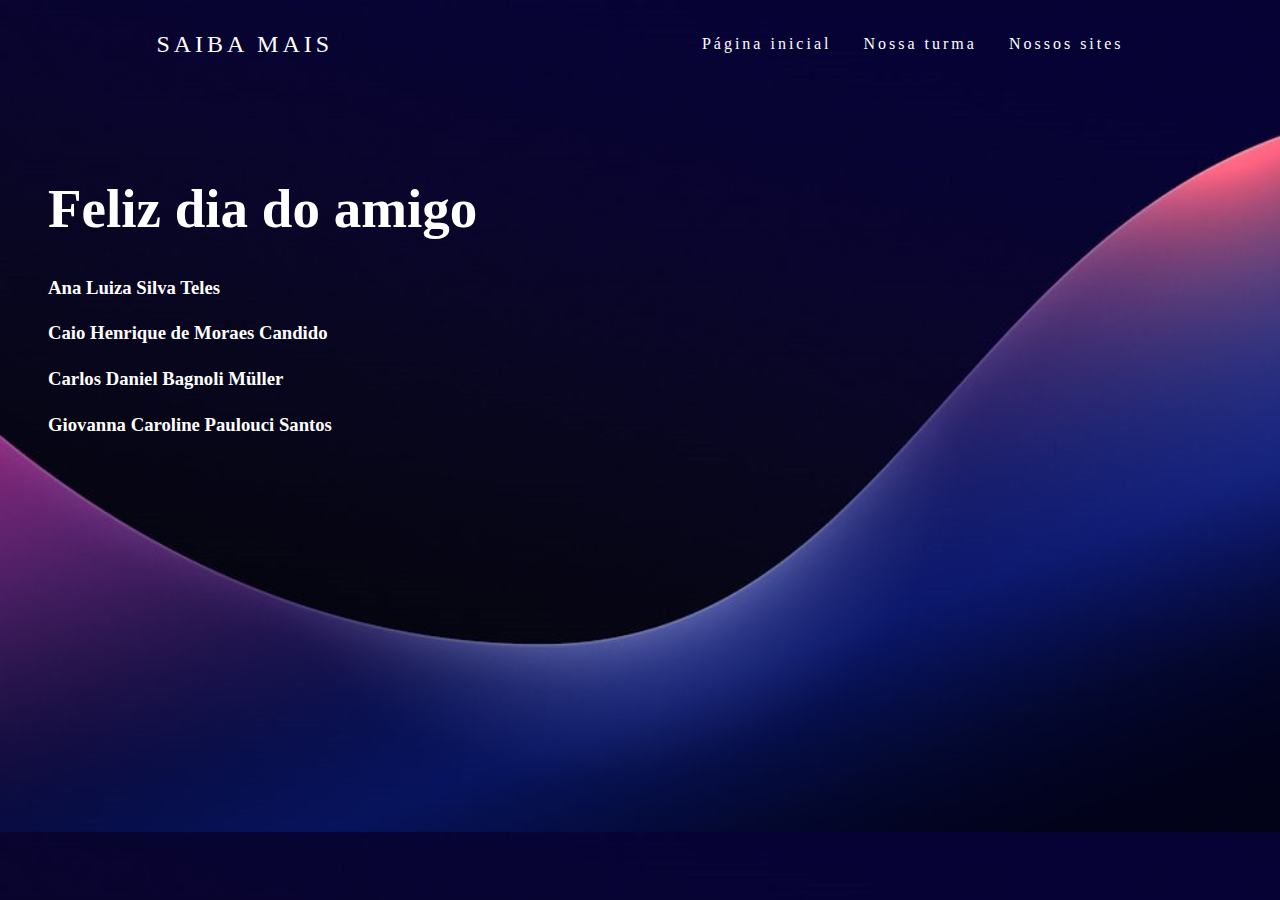
<file: pag01.html>
<!DOCTYPE html>
<html lang="pt-br">
<head>
    <meta charset="UTF-8">
    <meta name="viewport" content="width=device-width, initial-scale=1.0">
    <link rel="stylesheet" href="style1.css">
    <link rel="icon" href="imagens/collection.svg">
    <title> Site do Amigo </title>
</head>
<body>
    <header>
        <nav>
            <a class="logo" href="#"> Saiba Mais </a>
            <ul class="lista"> 
                <li ><a href="pag01.html"> Página inicial </a> </li>
                <li> <a href="pag06.html"> Nossa turma  </a> </li>
                <li> <a href="pag05.html"> Nossos sites </a> </li>
            </ul>
        </nav>
    </header>
    <main>
        <h1> Feliz dia do amigo </h1>
        <h3> Ana Luiza Silva Teles </h3>
        <h3> Caio Henrique de Moraes Candido </h3>
        <h3> Carlos Daniel Bagnoli Müller </h3>
        <h3> Giovanna Caroline Paulouci Santos </h3>
    </main>
</body>
</html>
</file>
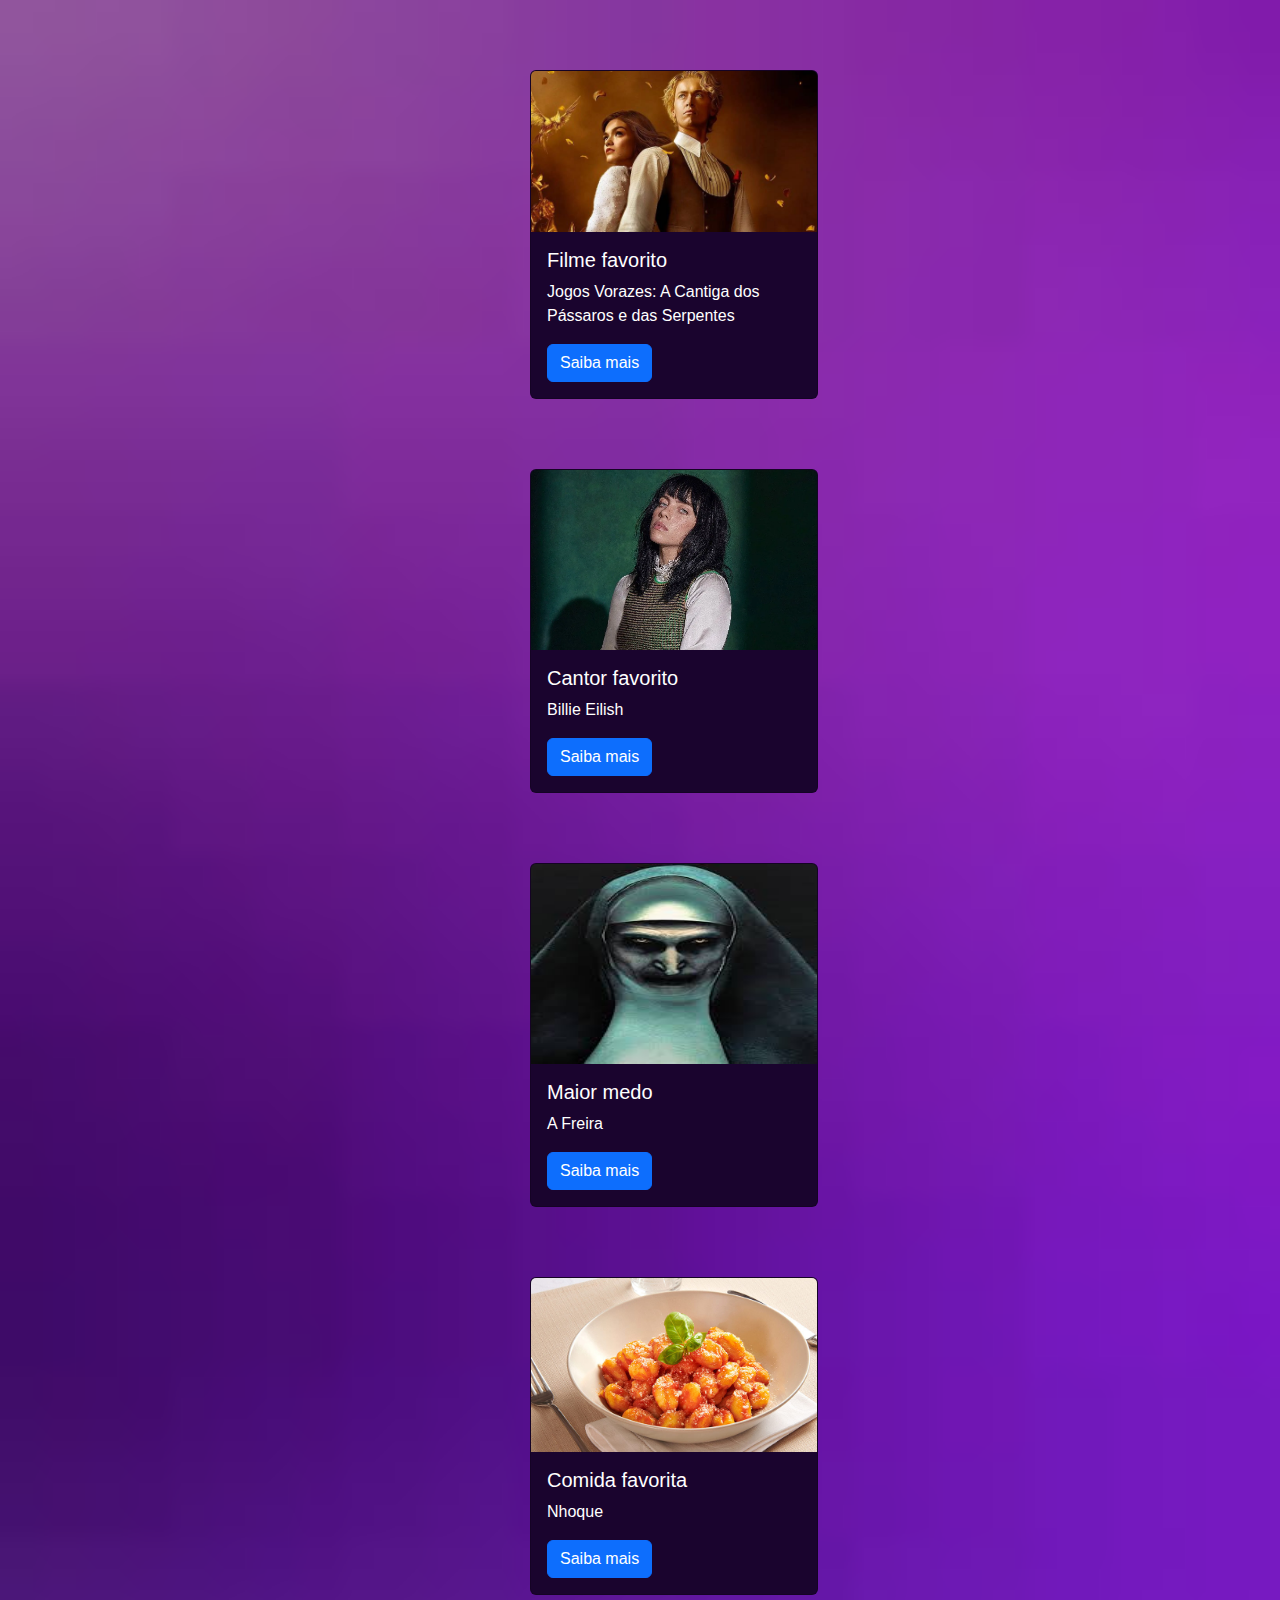
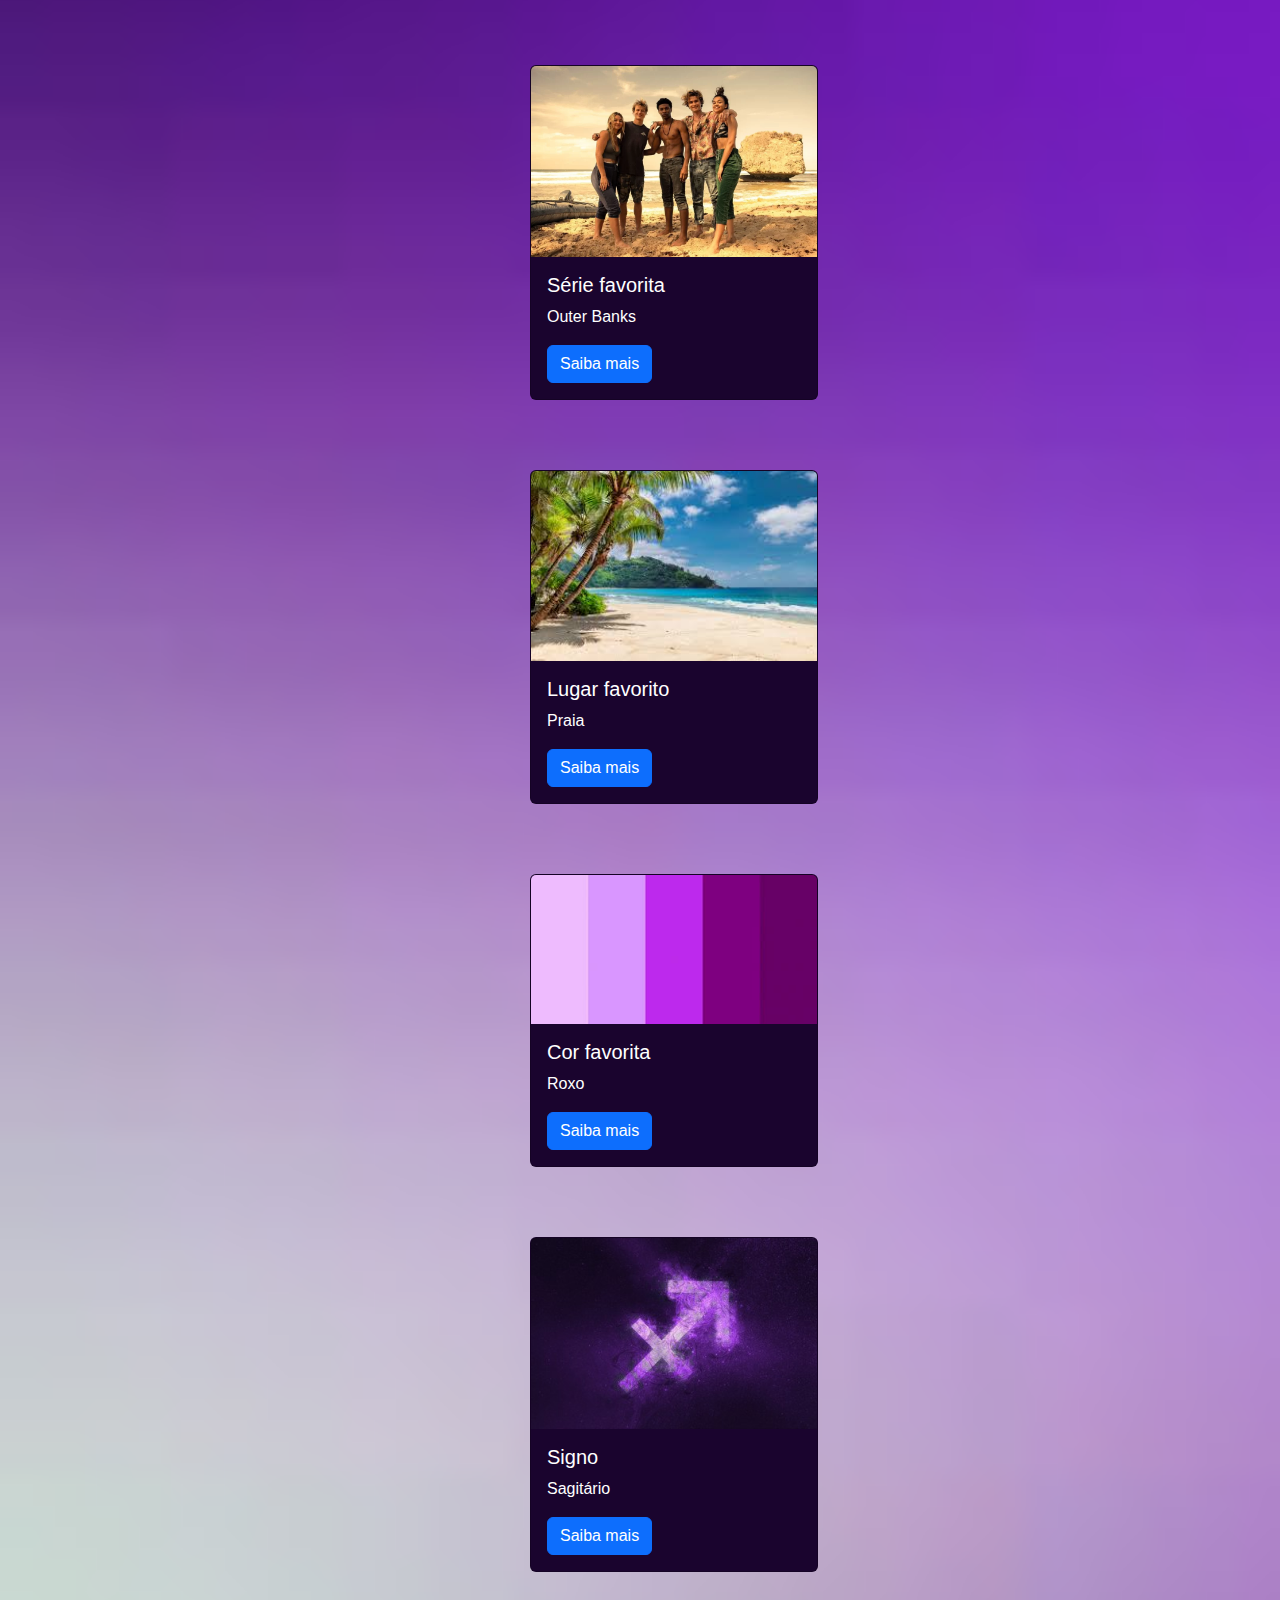
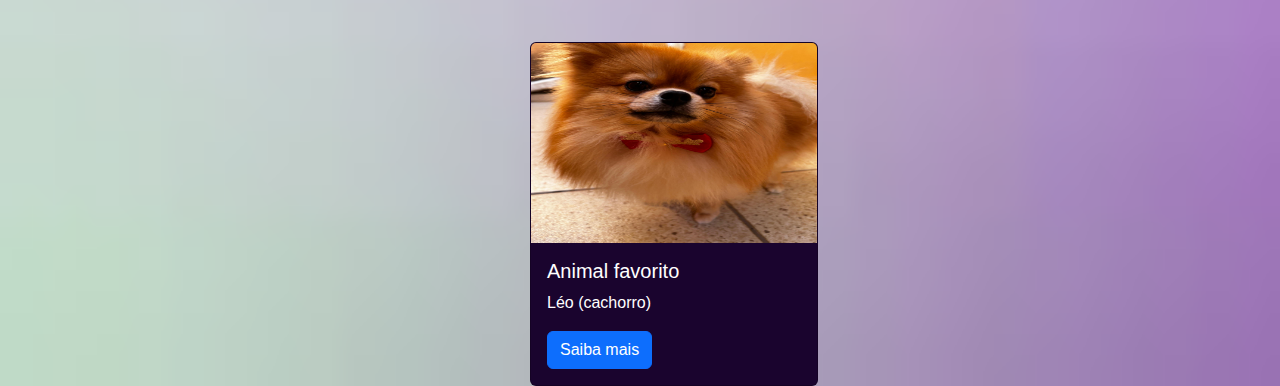
<file: pag03.html>
<!DOCTYPE html>
<html lang="pt-br">
<head>
    <meta charset="UTF-8">
    <meta name="viewport" content="width=device-width, initial-scale=1.0">
    <link rel="icon" href="imagens/emoji-smile.svg">
    <link rel="stylesheet" href="bootstrap/css/bootstrap.min.css">
    <link rel="stylesheet" href="style3.css">
    <title> Preferências </title>
</head>
<body>

    <div class="card" style="width: 18rem;">
        <img src="imagens/jogosvorazes.jpeg" class="card-img-top">
        <div class="card-body">
          <h5 class="card-title"> Filme favorito </h5>
          <p class="card-text"> Jogos Vorazes: A Cantiga dos Pássaros e das Serpentes </p>
          <a href="https://www.omelete.com.br/filmes/criticas/jogos-vorazes-a-cantiga-dos-passaros-e-das-serpentes" class="btn btn-primary"> Saiba mais </a>
        </div>
      </div>

      <div class="card" style="width: 18rem;">
        <img src="imagens/billie.webp" class="card-img-top">
        <div class="card-body">
          <h5 class="card-title"> Cantor favorito </h5>
          <p class="card-text"> Billie Eilish </p>
          <a href="https://open.spotify.com/artist/6qqNVTkY8uBg9cP3Jd7DAH?autoplay=true" class="btn btn-primary"> Saiba mais </a>
        </div>
      </div>

      <div class="card" style="width: 18rem;">
        <img src="imagens/afreira.jpg" class="card-img-top" width="200px" height="200px">
        <div class="card-body">
          <h5 class="card-title"> Maior medo </h5>
          <p class="card-text"> A Freira </p>
          <a href="https://www.max.com/br/pt/movies/freira/81363776-8629-4c4a-a54f-9396d653e89b" class="btn btn-primary"> Saiba mais </a>
        </div>
      </div>

      <div class="card" style="width: 18rem;">
        <img src="imagens/nhoque.jpg" class="card-img-top">
        <div class="card-body">
          <h5 class="card-title"> Comida favorita </h5>
          <p class="card-text"> Nhoque </p>
          <a href="https://www.tudogostoso.com.br/receita/1348-nhoque-de-batata.html" class="btn btn-primary"> Saiba mais </a>
        </div>
      </div>

      <div class="card" style="width: 18rem;">
        <img src="imagens/outerbanks.webp" class="card-img-top">
        <div class="card-body">
          <h5 class="card-title"> Série favorita </h5>
          <p class="card-text"> Outer Banks </p>
          <a href="https://www.netflix.com/br/title/80236318" class="btn btn-primary"> Saiba mais </a>
        </div>
      </div>

      <div class="card" style="width: 18rem;">
        <img src="imagens/praia.jpg" class="card-img-top">
        <div class="card-body">
          <h5 class="card-title"> Lugar favorito </h5>
          <p class="card-text"> Praia </p>
          <a href="https://www.melhoresdestinos.com.br/melhores-praias-do-brasil.html" class="btn btn-primary"> Saiba mais </a>
        </div>
      </div>

      <div class="card" style="width: 18rem;">
        <img src="imagens/purple.jpg" class="card-img-top">
        <div class="card-body">
          <h5 class="card-title"> Cor favorita </h5>
          <p class="card-text"> Roxo </p>
          <a href="https://www.vobi.com.br/blog/psicologia-das-cores-roxo" class="btn btn-primary"> Saiba mais </a>
        </div>
      </div>

      <div class="card" style="width: 18rem;">
        <img src="imagens/sagitario.jpg" class="card-img-top">
        <div class="card-body">
          <h5 class="card-title"> Signo </h5>
          <p class="card-text"> Sagitário </p>
          <a href="https://www.personare.com.br/conteudo/tudo-sobre-o-signo-de-sagitario-m8028" class="btn btn-primary"> Saiba mais </a>
        </div>
      </div>

      <div class="card" style="width: 18rem;">
        <img src="imagens/leo.jpeg" class="card-img-top" width="200px" height="200px">
        <div class="card-body">
          <h5 class="card-title"> Animal favorito </h5>
          <p class="card-text"> Léo (cachorro) </p>
          <a href="https://pt.wikipedia.org/wiki/C%C3%A3o" class="btn btn-primary"> Saiba mais </a>
        </div>
      </div>

    <script src="bootstrap/js/bootstrap.bundle.min.js"> </script>

</body>
</html>
</file>
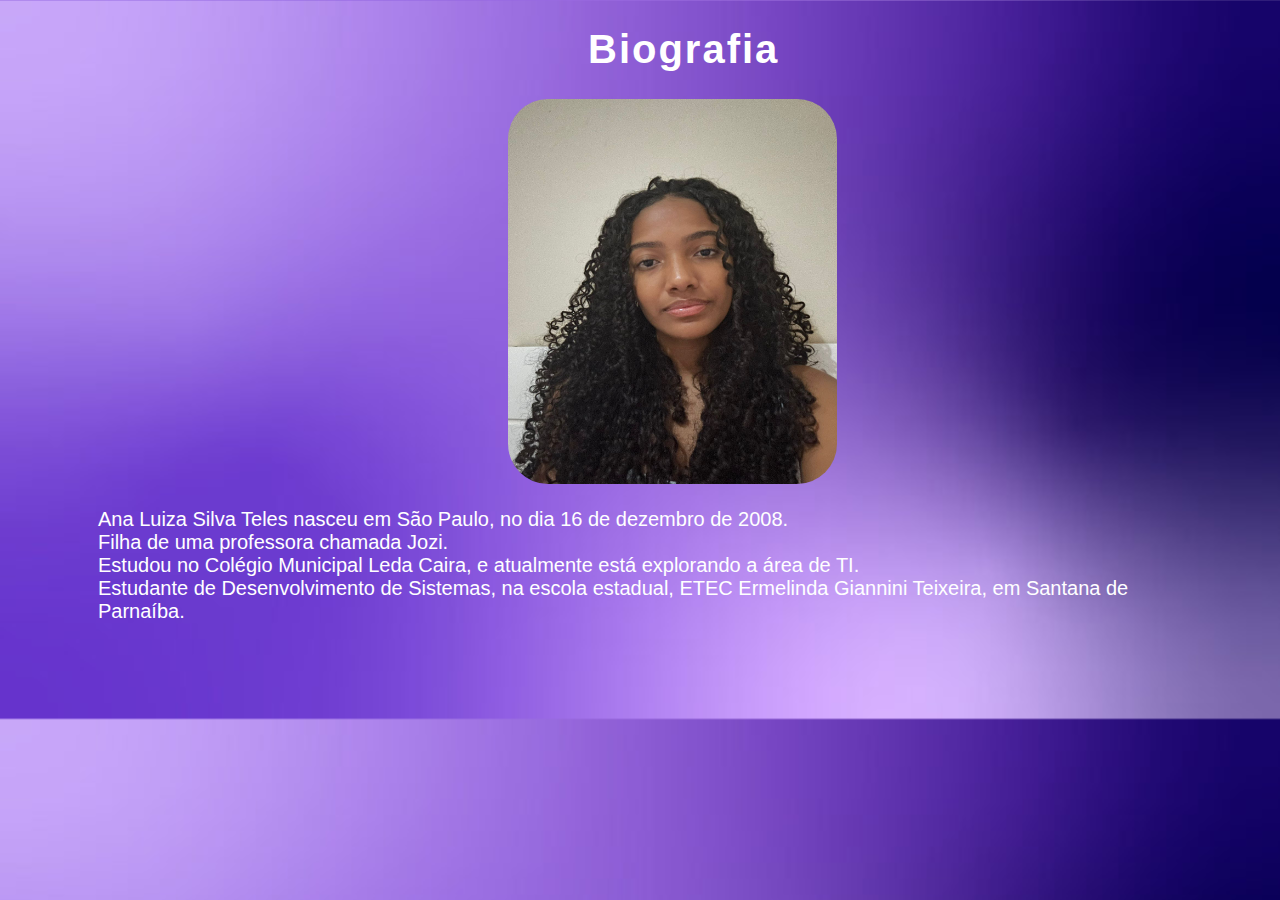
<file: pag04.html>
<!DOCTYPE html>
<html lang="pt-br">
<head>
    <meta charset="UTF-8">
    <meta name="viewport" content="width=device-width, initial-scale=1.0">
    <link rel="icon" href="imagens/person-heart.svg">
    <link rel="stylesheet" href="style4.css">
    <title> Biografia </title>
</head>
<body>
    <h1> <b> Biografia </b> </h1>
    <img class="imagem" src="imagens/ana.jpeg" width="329px" height="385px">
    <p>
        Ana Luiza Silva Teles nasceu em São Paulo, no dia 16 de dezembro de 2008. <br> Filha de uma professora chamada Jozi. <br> Estudou no Colégio Municipal Leda Caira, e atualmente está explorando a área de TI. <br> Estudante de Desenvolvimento de Sistemas, na escola estadual, ETEC Ermelinda Giannini Teixeira, em Santana de Parnaíba.
    </p> 
</body>
</html>
</file>
<file: style1.css>
body {
    background-image: url(imagens/telainicial.jpeg);
    background-size: cover;
}

a {
    color: white;
    text-decoration: none;
    transition: 0.3s;
}

a:hover {
    opacity: 0.7;
}

.logo {
    font-size: 24px;
    text-transform: uppercase;
    letter-spacing: 4px;
}

nav {
    display: flex;
    justify-content: space-around;
    align-items: center;
    font-family: 'bona nova';
    height: 8vh;
}

.lista {
    list-style: none;
    display: flex;
}

.lista li {
    letter-spacing: 3px;
    margin-left: 32px;
}

h1 {
    color: white;
    font-family: Georgia, 'Times New Roman', Times, serif;
    font-size: 55px;
    padding-top: 60px;
    padding-left: 40px;
}

h3 {
    padding-left: 40px;
    padding-bottom: 5px;
    color: white;
}
</file>
<file: style3.css>
body {
    background-image: url(imagens/gradiente.jpg);
    background-size: cover;
}

.card {
    font-family: Verdana, Geneva, Tahoma, sans-serif;
    margin-top: 70px;
    margin-left: 530px;
    background-color: rgb(26, 4, 46);
    color: white;
}
</file>
<file: style4.css>
body {
    background-image: url(imagens/roxo.jpg);
    background-size: cover;
}

.imagem {
    border-radius: 40px;
    margin-left: 500px;
}

p {
    font-family: 'Lucida Sans', 'Lucida Sans Regular', 'Lucida Grande', 'Lucida Sans Unicode', Geneva, Verdana, sans-serif;
    font-size: 20px;
    color: white;
    padding-right: 90px;
    padding-left: 90px;
}

h1 {
    padding-left: 580px;
    font-family: 'Lucida Sans', 'Lucida Sans Regular', 'Lucida Grande', 'Lucida Sans Unicode', Geneva, Verdana, sans-serif;
    color: white;
    font-size: 40px;
    letter-spacing: 2px;
}
</file>
